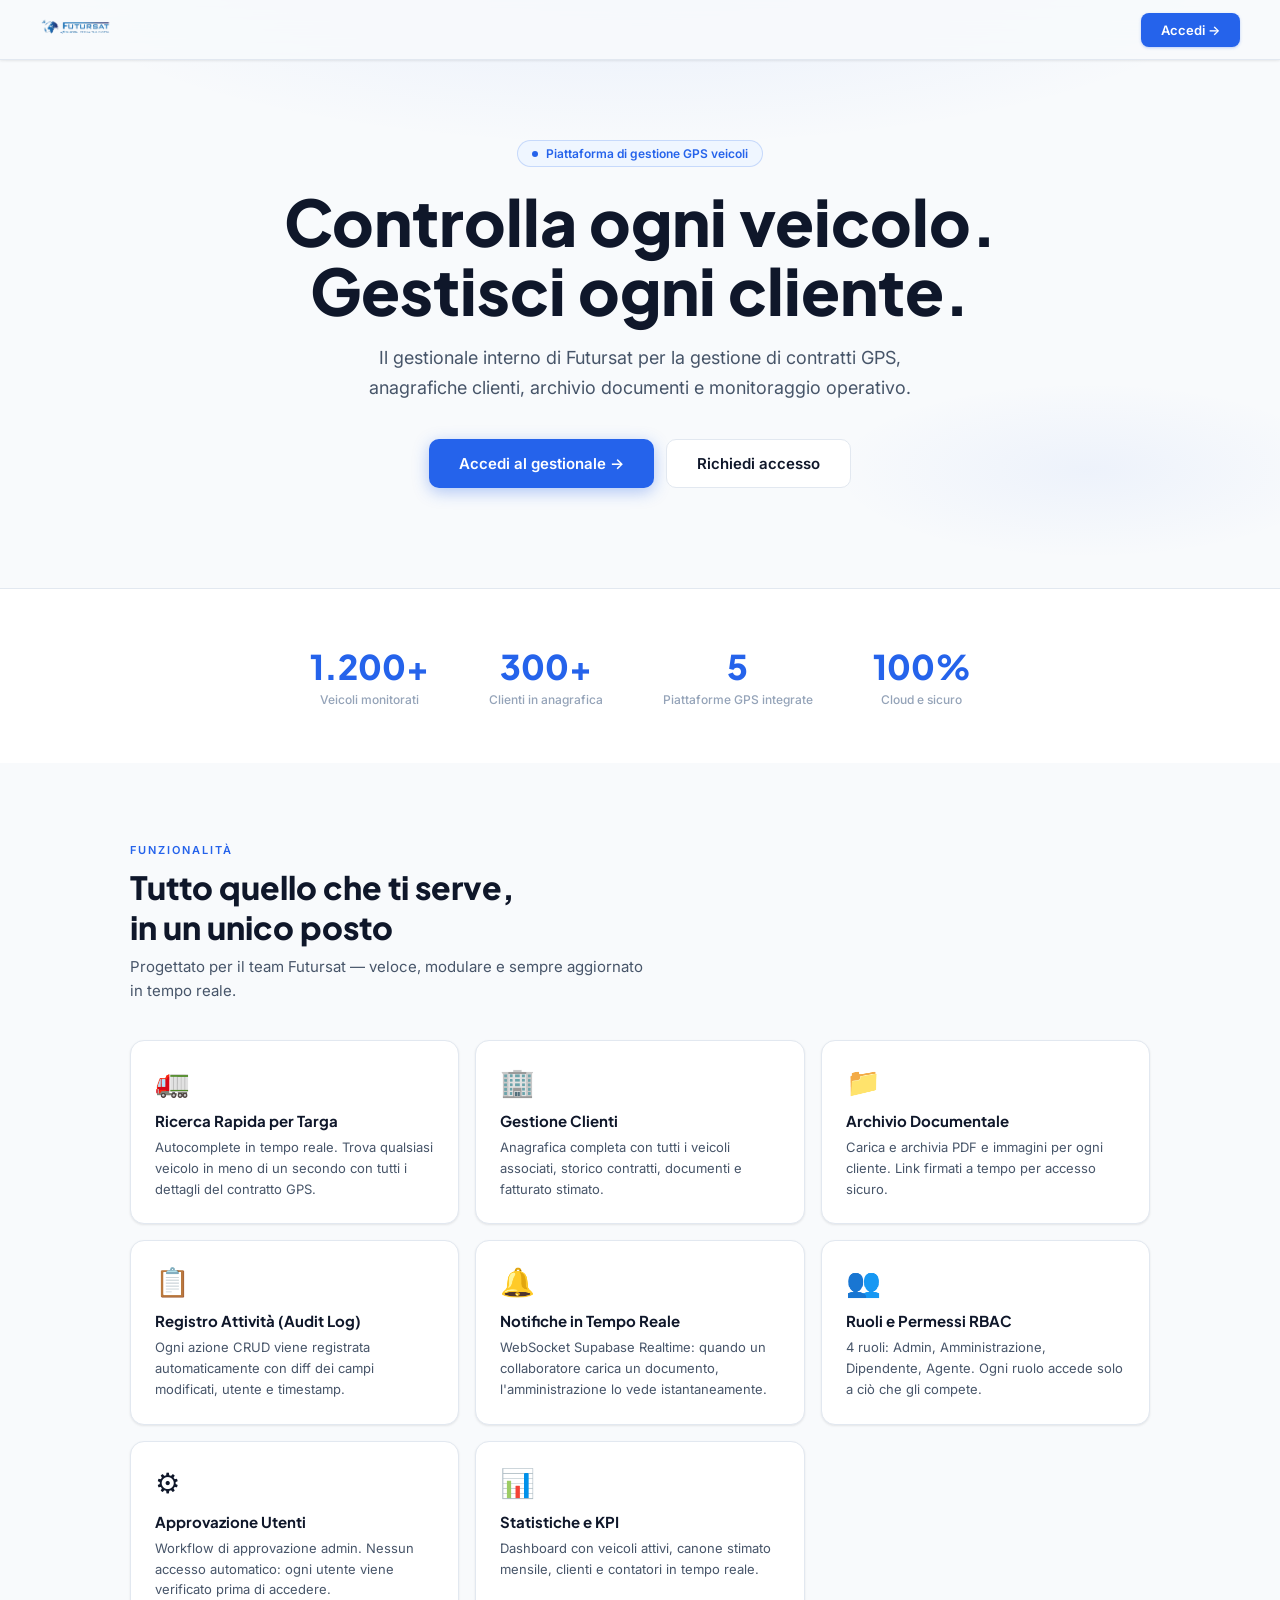
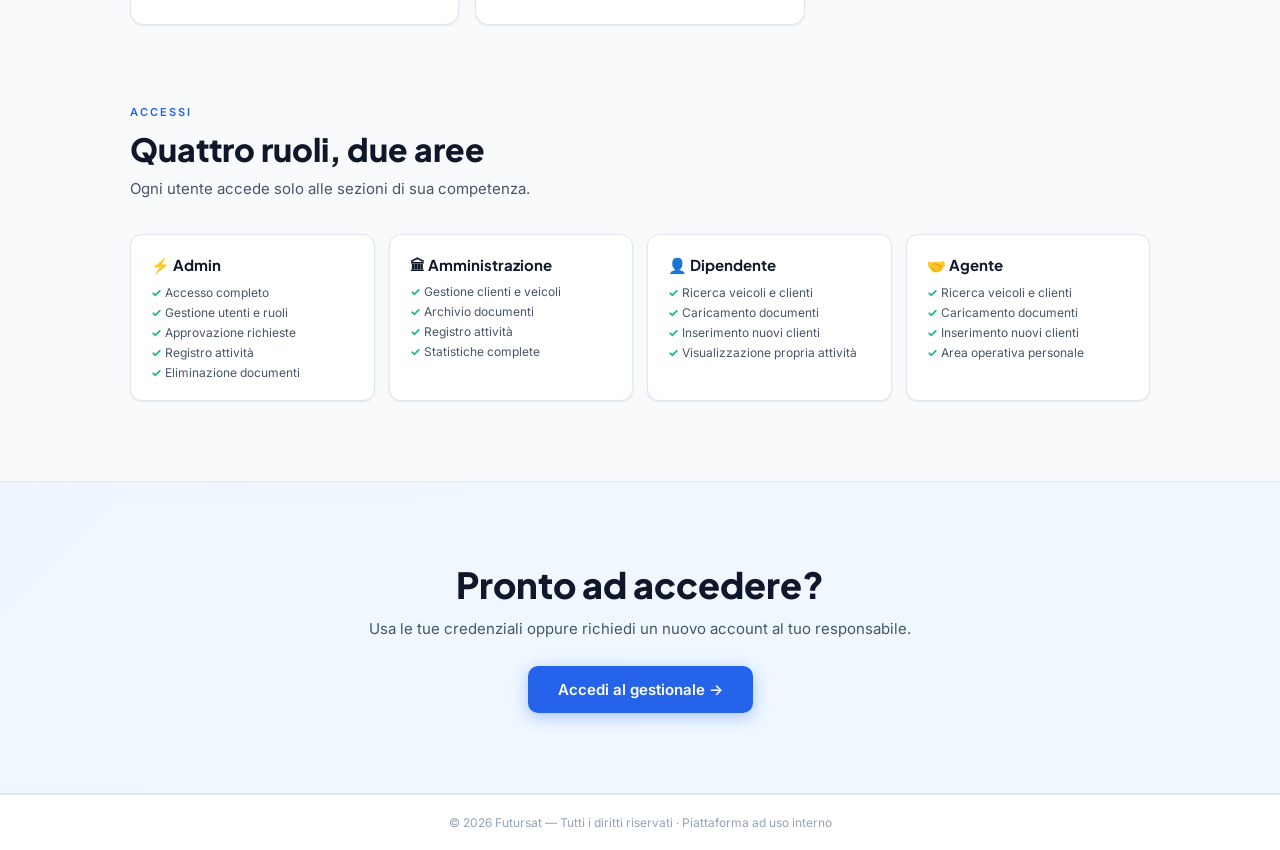
<file: index.html>
<!DOCTYPE html>
<html lang="it">
<head>
  <meta charset="UTF-8">
  <meta name="viewport" content="width=device-width, initial-scale=1.0">
  <title>Futursat — Gestione GPS Veicoli</title>
  <link rel="preconnect" href="https://fonts.googleapis.com">
  <link rel="preconnect" href="https://fonts.gstatic.com" crossorigin>
  <link href="https://fonts.googleapis.com/css2?family=Inter:wght@400;500;600;700&family=Plus+Jakarta+Sans:wght@700;800;900&display=swap" rel="stylesheet">
  <style>
    :root {
      --bg:#F8FAFC; --surface:#FFFFFF; --surface2:#F1F5F9;
      --border:#E2E8F0; --border2:#CBD5E1;
      --accent:#2563EB; --accent-h:#1D4ED8; --accent-lt:#EFF6FF;
      --green:#10B981; --green-lt:#ECFDF5;
      --text:#0F172A; --text2:#475569; --text3:#94A3B8;
      --shadow-sm:0 1px 3px rgba(0,0,0,.05),0 1px 2px rgba(0,0,0,.04);
      --shadow-md:0 4px 12px rgba(0,0,0,.08),0 2px 4px rgba(0,0,0,.04);
      --shadow-lg:0 10px 30px rgba(0,0,0,.10),0 4px 8px rgba(0,0,0,.05);
    }
    *, *::before, *::after { box-sizing:border-box; margin:0; padding:0; }
    html { scroll-behavior:smooth; }
    body {
      background:var(--bg); color:var(--text);
      font-family:'Inter', system-ui, sans-serif;
      overflow-x:hidden; -webkit-font-smoothing:antialiased;
    }
    a { text-decoration:none; color:inherit; }

    /* ── Nav ── */
    nav {
      position:fixed; top:0; left:0; right:0; z-index:100;
      padding:0 40px; height:60px; display:flex; align-items:center; justify-content:space-between;
      background:rgba(248,250,252,.9); backdrop-filter:blur(16px);
      border-bottom:1px solid var(--border); box-shadow:var(--shadow-sm);
    }
    .nav-logo img { height:36px; width:auto; object-fit:contain; }
    .nav-cta {
      background:var(--accent); border:none; border-radius:8px;
      color:#fff; padding:9px 20px; font-size:13px; font-weight:600;
      cursor:pointer; font-family:inherit; transition:all .18s;
      box-shadow:0 1px 3px rgba(37,99,235,.3);
    }
    .nav-cta:hover { background:var(--accent-h); transform:translateY(-1px); box-shadow:var(--shadow-md); }

    /* ── Hero ── */
    .hero {
      position:relative; padding:140px 40px 100px; text-align:center;
      overflow:hidden;
    }
    .hero::before {
      content:''; position:absolute; inset:0; z-index:0;
      background:
        radial-gradient(ellipse 80% 50% at 50% -5%, rgba(37,99,235,.08) 0%, transparent 60%),
        radial-gradient(ellipse 40% 30% at 85% 80%, rgba(37,99,235,.05) 0%, transparent 50%);
    }
    .hero > * { position:relative; z-index:1; }

    .hero-tag {
      display:inline-flex; align-items:center; gap:8px;
      background:var(--accent-lt); border:1px solid rgba(37,99,235,.2);
      border-radius:20px; padding:5px 14px;
      font-size:12px; font-weight:600; color:var(--accent); margin-bottom:20px;
    }
    .hero-tag::before { content:''; width:6px; height:6px; background:var(--accent); border-radius:50%; }

    h1 {
      font-family:'Plus Jakarta Sans', sans-serif;
      font-size:clamp(32px,6vw,64px); font-weight:800; line-height:1.08;
      color:var(--text); margin-bottom:18px;
    }
    .hero-sub {
      font-size:clamp(15px,2vw,18px); color:var(--text2);
      max-width:560px; margin:0 auto 36px; line-height:1.65;
    }
    .hero-btns { display:flex; gap:12px; justify-content:center; flex-wrap:wrap; }
    .btn-hero-primary {
      background:var(--accent); border:none; border-radius:10px;
      color:#fff; padding:14px 30px; font-size:15px; font-weight:600;
      cursor:pointer; font-family:inherit;
      box-shadow:0 4px 16px rgba(37,99,235,.35); transition:all .2s;
    }
    .btn-hero-primary:hover { background:var(--accent-h); transform:translateY(-2px); box-shadow:0 8px 24px rgba(37,99,235,.4); }
    .btn-hero-ghost {
      background:var(--surface); border:1px solid var(--border); border-radius:10px;
      color:var(--text); padding:14px 30px; font-size:15px; font-weight:600;
      cursor:pointer; font-family:inherit; transition:all .2s;
    }
    .btn-hero-ghost:hover { border-color:var(--accent); color:var(--accent); box-shadow:var(--shadow-md); }

    /* ── Stats ── */
    .stats {
      display:flex; justify-content:center; gap:60px; flex-wrap:wrap;
      padding:56px 40px; border-top:1px solid var(--border); background:var(--surface);
    }
    .stat-wrap { text-align:center; }
    .stat-val { font-size:34px; font-weight:800; color:var(--accent); font-family:'Plus Jakarta Sans',sans-serif; }
    .stat-label { font-size:12px; color:var(--text3); margin-top:4px; font-weight:500; }

    /* ── Sections ── */
    .section { padding:80px 40px; max-width:1100px; margin:0 auto; }
    .section-tag { font-size:11px; font-weight:600; text-transform:uppercase; letter-spacing:2px; color:var(--accent); margin-bottom:10px; }
    .section-title {
      font-family:'Plus Jakarta Sans', sans-serif;
      font-size:clamp(22px,3.5vw,32px); font-weight:800; color:var(--text); margin-bottom:8px;
    }
    .section-sub { font-size:15px; color:var(--text2); max-width:520px; line-height:1.65; }

    /* ── Feature cards ── */
    .features-grid { display:grid; grid-template-columns:repeat(auto-fill,minmax(260px,1fr)); gap:16px; margin-top:36px; }
    .feature-card {
      background:var(--surface); border:1px solid var(--border); border-radius:14px;
      padding:24px; transition:all .22s; box-shadow:var(--shadow-sm);
    }
    .feature-card:hover { border-color:rgba(37,99,235,.3); transform:translateY(-3px); box-shadow:var(--shadow-md); }
    .feature-icon  { font-size:28px; margin-bottom:12px; }
    .feature-title { font-size:15px; font-weight:700; margin-bottom:7px; color:var(--text); font-family:'Plus Jakarta Sans',sans-serif; }
    .feature-desc  { font-size:13px; color:var(--text2); line-height:1.6; }

    /* ── Role cards ── */
    .roles-grid { display:grid; grid-template-columns:repeat(auto-fill,minmax(220px,1fr)); gap:14px; margin-top:32px; }
    .role-card {
      background:var(--surface); border:1px solid var(--border); border-radius:12px;
      padding:20px; box-shadow:var(--shadow-sm);
    }
    .role-name   { font-size:15px; font-weight:700; margin-bottom:10px; color:var(--text); font-family:'Plus Jakarta Sans',sans-serif; }
    .role-perms  { list-style:none; display:flex; flex-direction:column; gap:5px; }
    .role-perms li { font-size:12px; color:var(--text2); }
    .role-perms li::before { content:'✓ '; color:var(--green); font-weight:700; }

    /* ── CTA final ── */
    .cta-final {
      text-align:center; padding:80px 40px;
      background:linear-gradient(135deg, var(--accent-lt) 0%, #F0F9FF 100%);
      border-top:1px solid var(--border); border-bottom:1px solid var(--border);
    }
    .cta-final h2 {
      font-family:'Plus Jakarta Sans', sans-serif;
      font-size:clamp(22px,4vw,36px); font-weight:800; color:var(--text); margin-bottom:12px;
    }
    .cta-final p { font-size:15px; color:var(--text2); margin-bottom:28px; }

    /* ── Footer ── */
    footer {
      padding:20px 40px; border-top:1px solid var(--border);
      text-align:center; font-size:12px; color:var(--text3);
      background:var(--surface);
    }

    @media(max-width:640px) {
      nav { padding:0 16px; }
      .hero { padding:100px 20px 70px; }
      .stats { gap:28px; padding:36px 20px; }
      .section { padding:56px 20px; }
      .cta-final { padding:56px 20px; }
      footer { padding:16px 20px; }
    }
  </style>
</head>
<body>

<!-- Nav -->
<nav>
  <div class="nav-logo"><img src="logo-futursat.png" alt="Futursat"></div>
  <button class="nav-cta" onclick="location.href='/login.html'">Accedi →</button>
</nav>

<!-- Hero -->
<section class="hero">
  <div class="hero-tag">Piattaforma di gestione GPS veicoli</div>
  <h1>Controlla ogni veicolo.<br>Gestisci ogni cliente.</h1>
  <p class="hero-sub">Il gestionale interno di Futursat per la gestione di contratti GPS, anagrafiche clienti, archivio documenti e monitoraggio operativo.</p>
  <div class="hero-btns">
    <button class="btn-hero-primary" onclick="location.href='/login.html'">Accedi al gestionale →</button>
    <button class="btn-hero-ghost"   onclick="location.href='/login.html?tab=register'">Richiedi accesso</button>
  </div>
</section>

<!-- Stats -->
<div class="stats">
  <div class="stat-wrap"><div class="stat-val">1.200+</div><div class="stat-label">Veicoli monitorati</div></div>
  <div class="stat-wrap"><div class="stat-val">300+</div><div class="stat-label">Clienti in anagrafica</div></div>
  <div class="stat-wrap"><div class="stat-val">5</div><div class="stat-label">Piattaforme GPS integrate</div></div>
  <div class="stat-wrap"><div class="stat-val">100%</div><div class="stat-label">Cloud e sicuro</div></div>
</div>

<!-- Features -->
<section class="section">
  <div class="section-tag">Funzionalità</div>
  <div class="section-title">Tutto quello che ti serve,<br>in un unico posto</div>
  <p class="section-sub">Progettato per il team Futursat — veloce, modulare e sempre aggiornato in tempo reale.</p>
  <div class="features-grid">
    <div class="feature-card">
      <div class="feature-icon">🚛</div>
      <div class="feature-title">Ricerca Rapida per Targa</div>
      <div class="feature-desc">Autocomplete in tempo reale. Trova qualsiasi veicolo in meno di un secondo con tutti i dettagli del contratto GPS.</div>
    </div>
    <div class="feature-card">
      <div class="feature-icon">🏢</div>
      <div class="feature-title">Gestione Clienti</div>
      <div class="feature-desc">Anagrafica completa con tutti i veicoli associati, storico contratti, documenti e fatturato stimato.</div>
    </div>
    <div class="feature-card">
      <div class="feature-icon">📁</div>
      <div class="feature-title">Archivio Documentale</div>
      <div class="feature-desc">Carica e archivia PDF e immagini per ogni cliente. Link firmati a tempo per accesso sicuro.</div>
    </div>
    <div class="feature-card">
      <div class="feature-icon">📋</div>
      <div class="feature-title">Registro Attività (Audit Log)</div>
      <div class="feature-desc">Ogni azione CRUD viene registrata automaticamente con diff dei campi modificati, utente e timestamp.</div>
    </div>
    <div class="feature-card">
      <div class="feature-icon">🔔</div>
      <div class="feature-title">Notifiche in Tempo Reale</div>
      <div class="feature-desc">WebSocket Supabase Realtime: quando un collaboratore carica un documento, l'amministrazione lo vede istantaneamente.</div>
    </div>
    <div class="feature-card">
      <div class="feature-icon">👥</div>
      <div class="feature-title">Ruoli e Permessi RBAC</div>
      <div class="feature-desc">4 ruoli: Admin, Amministrazione, Dipendente, Agente. Ogni ruolo accede solo a ciò che gli compete.</div>
    </div>
    <div class="feature-card">
      <div class="feature-icon">⚙️</div>
      <div class="feature-title">Approvazione Utenti</div>
      <div class="feature-desc">Workflow di approvazione admin. Nessun accesso automatico: ogni utente viene verificato prima di accedere.</div>
    </div>
    <div class="feature-card">
      <div class="feature-icon">📊</div>
      <div class="feature-title">Statistiche e KPI</div>
      <div class="feature-desc">Dashboard con veicoli attivi, canone stimato mensile, clienti e contatori in tempo reale.</div>
    </div>
  </div>
</section>

<!-- Ruoli -->
<section class="section" style="padding-top:0">
  <div class="section-tag">Accessi</div>
  <div class="section-title">Quattro ruoli, due aree</div>
  <p class="section-sub">Ogni utente accede solo alle sezioni di sua competenza.</p>
  <div class="roles-grid">
    <div class="role-card">
      <div class="role-name">⚡ Admin</div>
      <ul class="role-perms">
        <li>Accesso completo</li>
        <li>Gestione utenti e ruoli</li>
        <li>Approvazione richieste</li>
        <li>Registro attività</li>
        <li>Eliminazione documenti</li>
      </ul>
    </div>
    <div class="role-card">
      <div class="role-name">🏛 Amministrazione</div>
      <ul class="role-perms">
        <li>Gestione clienti e veicoli</li>
        <li>Archivio documenti</li>
        <li>Registro attività</li>
        <li>Statistiche complete</li>
      </ul>
    </div>
    <div class="role-card">
      <div class="role-name">👤 Dipendente</div>
      <ul class="role-perms">
        <li>Ricerca veicoli e clienti</li>
        <li>Caricamento documenti</li>
        <li>Inserimento nuovi clienti</li>
        <li>Visualizzazione propria attività</li>
      </ul>
    </div>
    <div class="role-card">
      <div class="role-name">🤝 Agente</div>
      <ul class="role-perms">
        <li>Ricerca veicoli e clienti</li>
        <li>Caricamento documenti</li>
        <li>Inserimento nuovi clienti</li>
        <li>Area operativa personale</li>
      </ul>
    </div>
  </div>
</section>

<!-- CTA -->
<div class="cta-final">
  <h2>Pronto ad accedere?</h2>
  <p>Usa le tue credenziali oppure richiedi un nuovo account al tuo responsabile.</p>
  <button class="btn-hero-primary" onclick="location.href='/login.html'">Accedi al gestionale →</button>
</div>

<footer>
  © 2026 Futursat — Tutti i diritti riservati · Piattaforma ad uso interno
</footer>

</body>
</html>
</file>
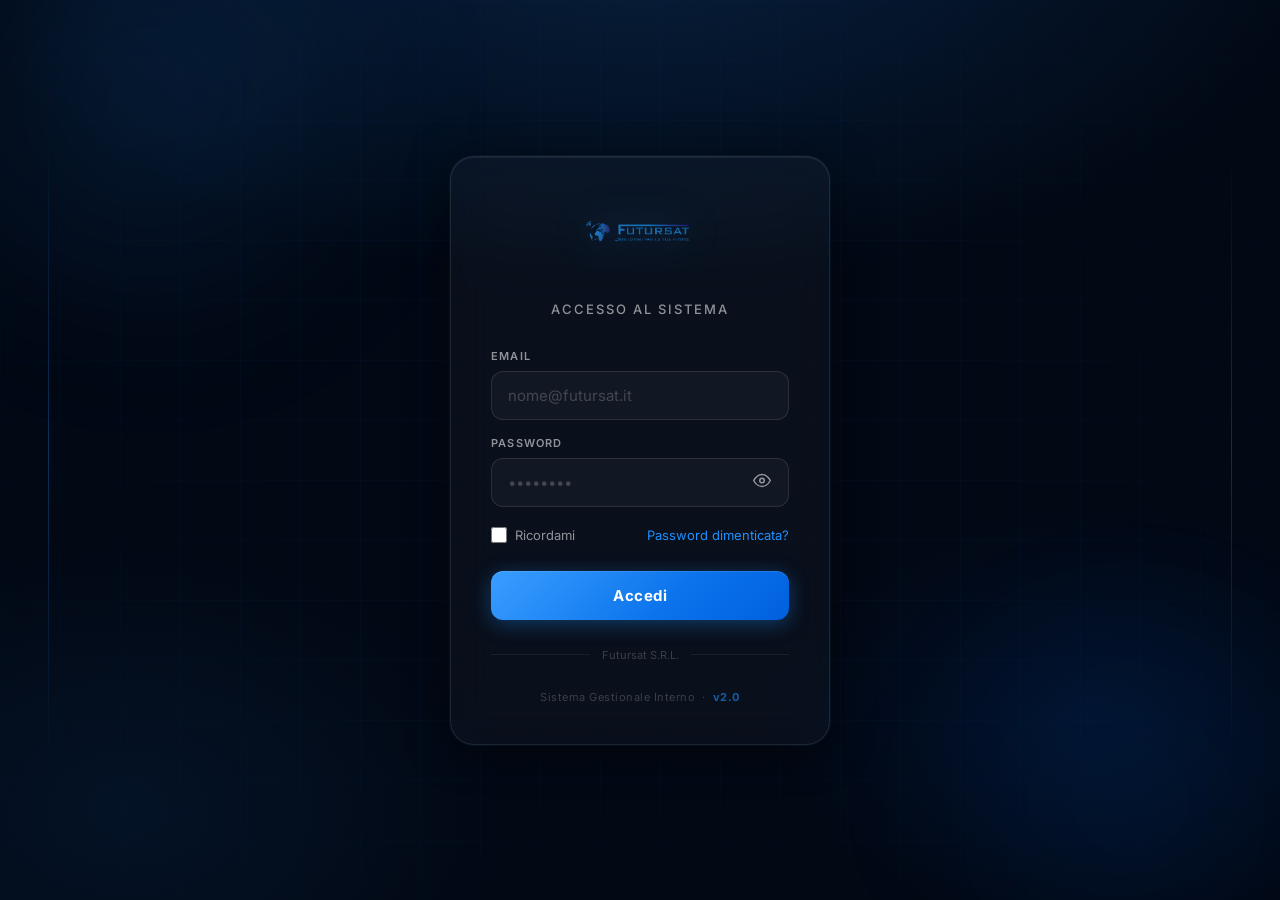
<file: futursat_login.html>
<!DOCTYPE html>
<html lang="it">
<head>
  <meta charset="UTF-8">
  <meta name="viewport" content="width=device-width, initial-scale=1.0">
  <title>Futursat — Accesso</title>
  <style>
    @import url('https://fonts.googleapis.com/css2?family=Inter:wght@300;400;500;600;700;800&display=swap');

    :root {
      --bg: #020814;
      --card: rgba(255,255,255,0.03);
      --border: rgba(255,255,255,0.08);
      --blue: #1e90ff;
      --blue2: #0060df;
      --blue-glow: rgba(30,144,255,0.35);
      --blue-glow2: rgba(30,144,255,0.12);
      --text: #ffffff;
      --text2: rgba(255,255,255,0.55);
      --input-bg: rgba(255,255,255,0.04);
      --input-border: rgba(255,255,255,0.1);
      --input-focus: rgba(30,144,255,0.5);
    }

    * { box-sizing: border-box; margin: 0; padding: 0; }

    body {
      background: var(--bg);
      color: var(--text);
      font-family: 'Inter', 'Segoe UI', system-ui, sans-serif;
      min-height: 100vh;
      display: flex;
      align-items: center;
      justify-content: center;
      overflow: hidden;
      position: relative;
    }

    /* SFONDO ANIMATO */
    .bg-mesh {
      position: fixed;
      inset: 0;
      z-index: 0;
      background:
        radial-gradient(ellipse 80% 60% at 50% -10%, rgba(30,144,255,0.18) 0%, transparent 70%),
        radial-gradient(ellipse 40% 40% at 85% 80%, rgba(0,96,223,0.12) 0%, transparent 60%),
        radial-gradient(ellipse 50% 50% at 10% 90%, rgba(30,144,255,0.08) 0%, transparent 60%),
        #020814;
    }

    /* GRIGLIA */
    .bg-grid {
      position: fixed;
      inset: 0;
      z-index: 0;
      background-image:
        linear-gradient(rgba(30,144,255,0.04) 1px, transparent 1px),
        linear-gradient(90deg, rgba(30,144,255,0.04) 1px, transparent 1px);
      background-size: 60px 60px;
      mask-image: radial-gradient(ellipse 80% 80% at 50% 50%, black 30%, transparent 100%);
    }

    /* PARTICELLE LUMINOSE */
    .orb {
      position: fixed;
      border-radius: 50%;
      filter: blur(80px);
      pointer-events: none;
      z-index: 0;
      animation: float 8s ease-in-out infinite;
    }
    .orb-1 {
      width: 500px; height: 500px;
      background: radial-gradient(circle, rgba(30,144,255,0.15) 0%, transparent 70%);
      top: -150px; left: -100px;
      animation-delay: 0s;
    }
    .orb-2 {
      width: 400px; height: 400px;
      background: radial-gradient(circle, rgba(0,96,223,0.1) 0%, transparent 70%);
      bottom: -100px; right: -50px;
      animation-delay: -4s;
    }
    @keyframes float {
      0%, 100% { transform: translateY(0px) scale(1); }
      50% { transform: translateY(-30px) scale(1.05); }
    }

    /* CARD LOGIN */
    .login-wrapper {
      position: relative;
      z-index: 10;
      width: 100%;
      max-width: 420px;
      padding: 20px;
    }

    .login-card {
      background: rgba(255,255,255,0.03);
      border: 1px solid rgba(255,255,255,0.09);
      border-radius: 24px;
      padding: 48px 40px 40px;
      backdrop-filter: blur(20px);
      -webkit-backdrop-filter: blur(20px);
      box-shadow:
        0 0 0 1px rgba(30,144,255,0.08),
        0 4px 40px rgba(0,0,0,0.5),
        inset 0 1px 0 rgba(255,255,255,0.06);
      animation: cardIn 0.6s cubic-bezier(0.16,1,0.3,1) both;
    }
    @keyframes cardIn {
      from { opacity: 0; transform: translateY(32px) scale(0.97); }
      to   { opacity: 1; transform: translateY(0)     scale(1); }
    }

    /* LOGO */
    .logo-wrap {
      text-align: center;
      margin-bottom: 36px;
    }
    .logo-wrap img {
      height: 56px;
      width: auto;
      object-fit: contain;
      filter: drop-shadow(0 0 20px rgba(30,144,255,0.4));
    }

    /* TITOLO */
    .login-title {
      font-size: 13px;
      font-weight: 500;
      color: var(--text2);
      text-align: center;
      text-transform: uppercase;
      letter-spacing: 2px;
      margin-bottom: 32px;
    }

    /* FORM */
    .form-group {
      margin-bottom: 16px;
    }
    .form-label {
      display: block;
      font-size: 11px;
      font-weight: 600;
      text-transform: uppercase;
      letter-spacing: 1.2px;
      color: var(--text2);
      margin-bottom: 8px;
    }
    .form-input {
      width: 100%;
      background: var(--input-bg);
      border: 1px solid var(--input-border);
      border-radius: 12px;
      padding: 14px 16px;
      font-size: 15px;
      font-family: inherit;
      color: var(--text);
      outline: none;
      transition: border-color 0.2s, box-shadow 0.2s, background 0.2s;
    }
    .form-input::placeholder { color: rgba(255,255,255,0.2); }
    .form-input:focus {
      border-color: var(--blue);
      background: rgba(30,144,255,0.06);
      box-shadow: 0 0 0 3px var(--blue-glow2), 0 0 20px rgba(30,144,255,0.1);
    }

    /* PASSWORD TOGGLE */
    .pass-wrap { position: relative; }
    .pass-toggle {
      position: absolute;
      right: 14px; top: 50%;
      transform: translateY(-50%);
      background: none; border: none;
      cursor: pointer;
      color: var(--text2);
      padding: 4px;
      transition: color 0.2s;
    }
    .pass-toggle:hover { color: var(--blue); }

    /* RICORDAMI */
    .remember-row {
      display: flex;
      align-items: center;
      justify-content: space-between;
      margin: 20px 0 28px;
    }
    .remember-label {
      display: flex;
      align-items: center;
      gap: 8px;
      font-size: 13px;
      color: var(--text2);
      cursor: pointer;
      user-select: none;
    }
    .remember-check {
      width: 16px; height: 16px;
      accent-color: var(--blue);
      cursor: pointer;
    }
    .forgot-link {
      font-size: 13px;
      color: var(--blue);
      text-decoration: none;
      transition: opacity 0.2s;
    }
    .forgot-link:hover { opacity: 0.75; }

    /* PULSANTE */
    .btn-login {
      width: 100%;
      padding: 15px;
      background: linear-gradient(135deg, var(--blue) 0%, var(--blue2) 100%);
      border: none;
      border-radius: 12px;
      font-size: 15px;
      font-weight: 700;
      font-family: inherit;
      color: #fff;
      cursor: pointer;
      letter-spacing: 0.5px;
      transition: all 0.2s;
      box-shadow: 0 4px 20px rgba(30,144,255,0.35), 0 1px 0 rgba(255,255,255,0.1) inset;
      position: relative;
      overflow: hidden;
    }
    .btn-login::before {
      content: '';
      position: absolute;
      inset: 0;
      background: linear-gradient(135deg, rgba(255,255,255,0.12) 0%, transparent 60%);
    }
    .btn-login:hover {
      transform: translateY(-1px);
      box-shadow: 0 8px 30px rgba(30,144,255,0.5);
    }
    .btn-login:active {
      transform: translateY(0);
    }
    .btn-login.loading { opacity: 0.7; pointer-events: none; }

    /* SPINNER */
    .spinner {
      display: none;
      width: 18px; height: 18px;
      border: 2px solid rgba(255,255,255,0.3);
      border-top-color: #fff;
      border-radius: 50%;
      animation: spin 0.7s linear infinite;
      margin: 0 auto;
    }
    @keyframes spin { to { transform: rotate(360deg); } }

    /* BLOCCO ACCESSO OVERLAY */
    .block-overlay {
      display: none; position: fixed; inset: 0; z-index: 9999;
      background: rgba(0,0,0,0.75); backdrop-filter: blur(6px);
      align-items: center; justify-content: center;
    }
    .block-overlay.show { display: flex; }
    .block-card {
      background: #0f172a; border: 1px solid rgba(239,68,68,0.5);
      border-radius: 18px; padding: 40px 36px; max-width: 440px; width: 90%;
      text-align: center; box-shadow: 0 0 60px rgba(239,68,68,0.2);
      animation: popIn 0.3s cubic-bezier(.34,1.56,.64,1);
    }
    @keyframes popIn { from{transform:scale(0.7);opacity:0} to{transform:scale(1);opacity:1} }
    .block-icon { font-size: 52px; margin-bottom: 16px; }
    .block-title { font-size: 20px; font-weight: 800; color: #fca5a5; margin-bottom: 10px; }
    .block-msg {
      font-size: 14px; color: rgba(255,255,255,0.7); line-height: 1.7; margin-bottom: 24px;
    }
    .block-msg a { color: #60a5fa; text-decoration: none; font-weight: 600; }
    .block-msg a:hover { text-decoration: underline; }
    .block-email-box {
      background: rgba(59,130,246,0.1); border: 1px solid rgba(59,130,246,0.3);
      border-radius: 10px; padding: 12px 16px; font-size: 13px;
      color: #93c5fd; font-weight: 600; margin-bottom: 24px;
      word-break: break-all;
    }
    .block-close-btn {
      background: linear-gradient(135deg,#1e3a5f,#1a56db);
      color: #fff; border: none; border-radius: 10px;
      padding: 12px 28px; font-size: 14px; font-weight: 700;
      cursor: pointer; font-family: inherit; transition: opacity 0.2s;
    }
    .block-close-btn:hover { opacity: 0.85; }
    /* ERRORE */
    .error-msg {
      display: none;
      background: rgba(239,68,68,0.1);
      border: 1px solid rgba(239,68,68,0.3);
      border-radius: 10px;
      padding: 12px 16px;
      font-size: 13px;
      color: #fca5a5;
      margin-top: 16px;
      text-align: center;
      animation: shake 0.4s ease;
    }
    @keyframes shake {
      0%,100% { transform: translateX(0); }
      25% { transform: translateX(-6px); }
      75% { transform: translateX(6px); }
    }

    /* DIVIDER */
    .divider {
      display: flex;
      align-items: center;
      gap: 12px;
      margin: 28px 0 0;
    }
    .divider::before, .divider::after {
      content: '';
      flex: 1;
      height: 1px;
      background: rgba(255,255,255,0.07);
    }
    .divider span {
      font-size: 11px;
      color: rgba(255,255,255,0.2);
      white-space: nowrap;
    }

    /* FOOTER */
    .login-footer {
      text-align: center;
      margin-top: 28px;
      font-size: 11px;
      color: rgba(255,255,255,0.2);
      letter-spacing: 0.5px;
    }
    .login-footer strong { color: rgba(30,144,255,0.6); }

    /* BARRE LATERALI DECORATIVE */
    .side-line {
      position: fixed;
      width: 1px;
      background: linear-gradient(to bottom, transparent, rgba(30,144,255,0.3), transparent);
      top: 15%; bottom: 15%;
      z-index: 0;
    }
    .side-line-left { left: 48px; }
    .side-line-right { right: 48px; }

    /* Responsive */
    @media (max-width: 480px) {
      .login-card { padding: 36px 24px 32px; }
      .side-line { display: none; }
    }
  
    /* ═══════════════════════════════════════════════
       RESPONSIVE MOBILE
    ═══════════════════════════════════════════════ */
    @media (max-width: 480px) {
      .login-wrapper { padding: 12px; }
      .login-card {
        padding: 32px 20px 28px;
        border-radius: 18px;
      }
      .logo-wrap img { height: 46px; }
      .login-title { font-size: 11px; margin-bottom: 24px; }
      .form-input { font-size: 16px; padding: 13px 14px; }
      .btn-login { padding: 14px; font-size: 16px; }
      .remember-row { margin: 16px 0 22px; }
      .side-line { display: none; }
      .orb { opacity: 0.6; }
    }

    @media (max-width: 360px) {
      .login-card { padding: 28px 16px 24px; }
      .logo-wrap img { height: 40px; }
      .form-input { font-size: 15px; }
    }

  </style>
</head>
<body>

  <div class="bg-mesh"></div>
  <div class="bg-grid"></div>
  <div class="orb orb-1"></div>
  <div class="orb orb-2"></div>
  <div class="side-line side-line-left"></div>
  <div class="side-line side-line-right"></div>

  <!-- POPUP BLOCCO ACCESSO -->
  <div class="block-overlay" id="blockOverlay">
    <div class="block-card">
      <div class="block-icon">🔒</div>
      <div class="block-title">Accesso Bloccato</div>
      <div class="block-msg">
        Hai sbagliato la password <strong>3 volte</strong>.<br>
        Per sbloccare il tuo account, invia una email a:
      </div>
      <div class="block-email-box">supporto@futurkloud.it</div>
      <div class="block-msg">
        Indica il tuo <strong>username (indirizzo email)</strong> e richiedi il reset della password.<br>
        Il nostro team ti invierà le istruzioni per accedere di nuovo.
      </div>
      <button class="block-close-btn" onclick="document.getElementById('blockOverlay').classList.remove('show')">Chiudi</button>
    </div>
  </div>

  <div class="login-wrapper">
    <div class="login-card">

      <div class="logo-wrap">
        <img id="logo-img" alt="Futursat">
      </div>

      <p class="login-title">Accesso al Sistema</p>

      <form id="loginForm" onsubmit="handleLogin(event)">
        <div class="form-group">
          <label class="form-label" for="email">Email</label>
          <input class="form-input" type="email" id="email" placeholder="nome@futursat.it" required autocomplete="email">
        </div>

        <div class="form-group">
          <label class="form-label" for="password">Password</label>
          <div class="pass-wrap">
            <input class="form-input" type="password" id="password" placeholder="••••••••" required autocomplete="current-password" style="padding-right:48px">
            <button type="button" class="pass-toggle" onclick="togglePass()" title="Mostra/Nascondi">
              <svg id="eye-icon" width="18" height="18" viewBox="0 0 24 24" fill="none" stroke="currentColor" stroke-width="2">
                <path d="M1 12s4-8 11-8 11 8 11 8-4 8-11 8-11-8-11-8z"/>
                <circle cx="12" cy="12" r="3"/>
              </svg>
            </button>
          </div>
        </div>

        <div class="remember-row">
          <label class="remember-label">
            <input class="remember-check" type="checkbox" id="remember">
            Ricordami
          </label>
          <a class="forgot-link" href="#" onclick="alert('Contatta l\'amministratore di sistema'); return false;">Password dimenticata?</a>
        </div>

        <button type="submit" class="btn-login" id="loginBtn">
          <span id="btn-text">Accedi</span>
          <div class="spinner" id="spinner"></div>
        </button>

        <div class="error-msg" id="errorMsg"></div>
      </form>

      <div class="divider"><span>Futursat S.R.L.</span></div>

      <p class="login-footer">Sistema Gestionale Interno &nbsp;·&nbsp; <strong>v2.0</strong></p>
    </div>
  </div>

  <script>
    const SUPABASE_URL = 'https://fiekccauqjrfzlcyoakm.supabase.co';
    const SUPABASE_KEY = 'eyJhbGciOiJIUzI1NiIsInR5cCI6IkpXVCJ9.eyJpc3MiOiJzdXBhYmFzZSIsInJlZiI6ImZpZWtjY2F1cWpyZnpsY3lvYWttIiwicm9sZSI6ImFub24iLCJpYXQiOjE3ODcyMjUxNjUsImV4cCI6MjEwMjgwMTE2NX0.x638w8cG06rsUiRrpmLBQ5Mn8ueEQ9dpS9nlcI6F6gw';

    // Carica logo in base64
    const LOGO_B64 = '[data-uri]';
    document.getElementById('logo-img').src = LOGO_B64;

    function togglePass() {
      const inp = document.getElementById('password');
      const icon = document.getElementById('eye-icon');
      if (inp.type === 'password') {
        inp.type = 'text';
        icon.innerHTML = '<path d="M17.94 17.94A10.07 10.07 0 0 1 12 20c-7 0-11-8-11-8a18.45 18.45 0 0 1 5.06-5.94M9.9 4.24A9.12 9.12 0 0 1 12 4c7 0 11 8 11 8a18.5 18.5 0 0 1-2.16 3.19m-6.72-1.07a3 3 0 1 1-4.24-4.24"/><line x1="1" y1="1" x2="23" y2="23"/>';
      } else {
        inp.type = 'password';
        icon.innerHTML = '<path d="M1 12s4-8 11-8 11 8 11 8-4 8-11 8-11-8-11-8z"/><circle cx="12" cy="12" r="3"/>';
      }
    }

    // Contatore tentativi falliti (persiste nel localStorage)
    const MAX_ATTEMPTS = 3;
    function getAttempts() { return parseInt(localStorage.getItem('login_attempts')||'0'); }
    function setAttempts(n) { localStorage.setItem('login_attempts', String(n)); }
    function resetAttempts() { localStorage.removeItem('login_attempts'); }

    // Mostra blocco se già al limite al caricamento pagina
    window.addEventListener('DOMContentLoaded', function() {
      if (getAttempts() >= MAX_ATTEMPTS) showBlockOverlay();
    });

    function showBlockOverlay() {
      document.getElementById('blockOverlay').classList.add('show');
      // Disabilita il form
      document.getElementById('loginBtn').disabled = true;
      document.getElementById('loginBtn').style.opacity = '0.4';
    }

    async function handleLogin(e) {
      e.preventDefault();
      // Controlla se già bloccato
      if (getAttempts() >= MAX_ATTEMPTS) { showBlockOverlay(); return; }

      const email    = document.getElementById('email').value.trim();
      const password = document.getElementById('password').value;
      const btn      = document.getElementById('loginBtn');
      const spinner  = document.getElementById('spinner');
      const btnText  = document.getElementById('btn-text');
      const errMsg   = document.getElementById('errorMsg');

      // Loading state
      btn.classList.add('loading');
      btnText.style.display = 'none';
      spinner.style.display = 'block';
      errMsg.style.display  = 'none';

      try {
        const res = await fetch(`${SUPABASE_URL}/auth/v1/token?grant_type=password`, {
          method: 'POST',
          headers: {
            'Content-Type': 'application/json',
            'apikey': SUPABASE_KEY
          },
          body: JSON.stringify({ email, password })
        });

        const data = await res.json();

        if (!res.ok || data.error) {
          throw new Error(data.error_description || data.message || 'Credenziali non valide');
        }

        // Login OK: reset contatore e redirect
        resetAttempts();
        localStorage.setItem('sb_access_token',  data.access_token);
        localStorage.setItem('sb_refresh_token', data.refresh_token);
        localStorage.setItem('sb_user_email',    email);
        window.location.href = 'futursat_gestionale.html';

      } catch (err) {
        // Incrementa contatore tentativi falliti
        const attempts = getAttempts() + 1;
        setAttempts(attempts);
        const rimasti = MAX_ATTEMPTS - attempts;

        btn.classList.remove('loading');
        btnText.style.display = 'block';
        spinner.style.display = 'none';

        if (attempts >= MAX_ATTEMPTS) {
          showBlockOverlay();
        } else {
          errMsg.textContent = `⚠️  ${err.message} — Tentativo ${attempts}/${MAX_ATTEMPTS}. Rimasti: ${rimasti}.`;
          errMsg.style.display = 'block';
        }
      }
    }
  </script>
</body>
</html>
</file>
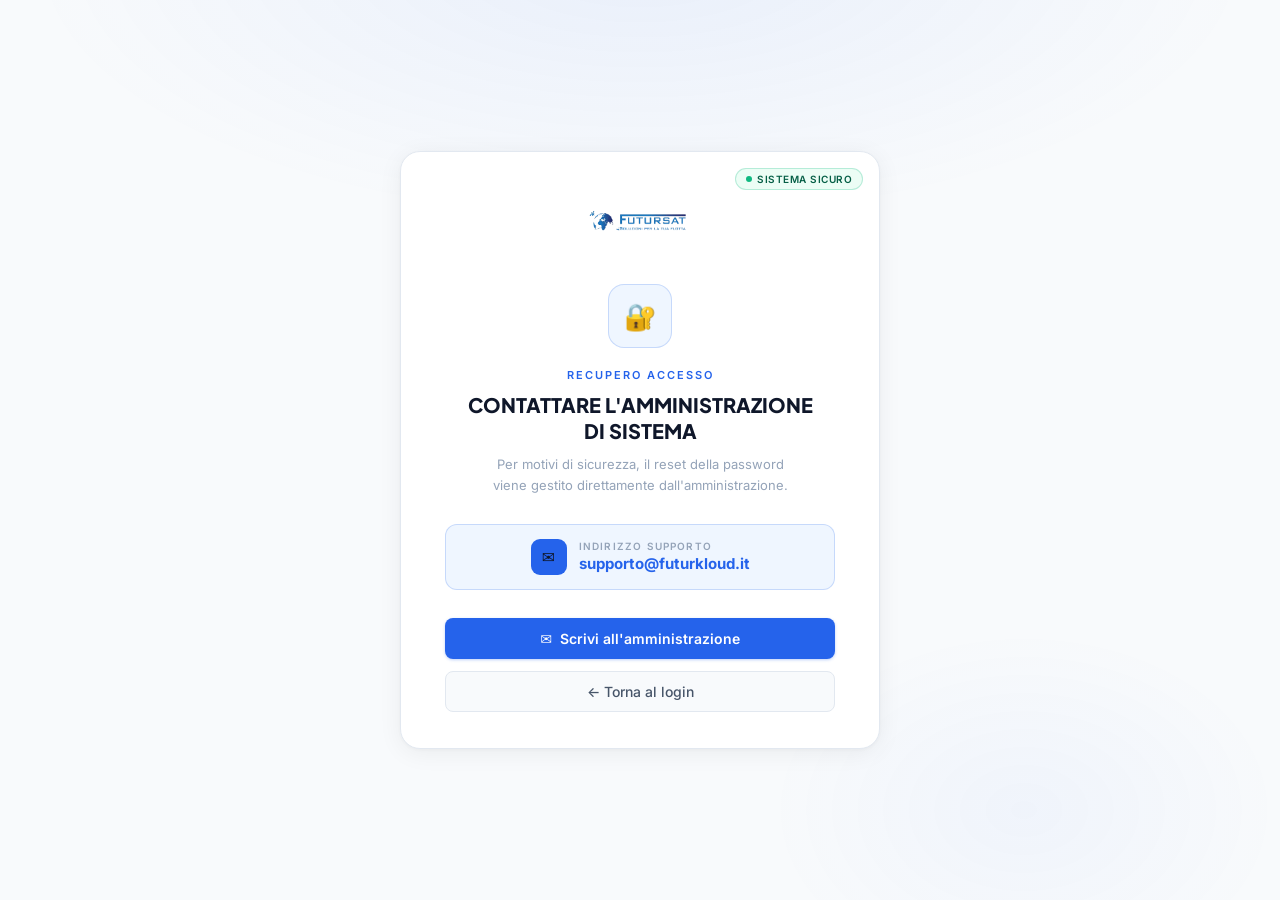
<file: reset-password.html>
<!DOCTYPE html>
<html lang="it">
<head>
  <meta charset="UTF-8">
  <meta name="viewport" content="width=device-width, initial-scale=1.0">
  <title>Futursat — Recupero Accesso</title>
  <link rel="preconnect" href="https://fonts.googleapis.com">
  <link rel="preconnect" href="https://fonts.gstatic.com" crossorigin>
  <link href="https://fonts.googleapis.com/css2?family=Inter:wght@400;500;600;700&family=Plus+Jakarta+Sans:wght@700;800&display=swap" rel="stylesheet">
  <style>
    :root {
      --bg:#F8FAFC; --surface:#FFFFFF; --border:#E2E8F0;
      --accent:#2563EB; --accent-lt:#EFF6FF; --glow:rgba(37,99,235,.12);
      --green:#10B981; --text:#0F172A; --text2:#475569; --text3:#94A3B8;
    }
    *, *::before, *::after { box-sizing:border-box; margin:0; padding:0; }
    body {
      background:var(--bg); color:var(--text);
      font-family:'Inter', system-ui, sans-serif;
      min-height:100vh; display:flex; align-items:center; justify-content:center;
      padding:24px; -webkit-font-smoothing:antialiased;
    }
    body::before {
      content:''; position:fixed; inset:0; z-index:0;
      background:
        radial-gradient(ellipse 80% 50% at 50% -5%, rgba(37,99,235,.07) 0%, transparent 60%),
        radial-gradient(ellipse 40% 40% at 80% 90%, rgba(37,99,235,.04) 0%, transparent 50%);
    }
    .card {
      position:relative; z-index:1; width:100%; max-width:480px;
      background:var(--surface); border:1px solid var(--border); border-radius:20px;
      padding:44px 44px 36px; text-align:center;
      box-shadow:0 4px 24px rgba(0,0,0,.06), 0 1px 4px rgba(0,0,0,.04);
    }
    .secure-badge {
      position:absolute; top:16px; right:16px;
      display:flex; align-items:center; gap:5px;
      background:#ECFDF5; border:1px solid rgba(16,185,129,.25);
      border-radius:20px; padding:4px 10px;
      font-size:10px; font-weight:600; color:#065F46; letter-spacing:.5px;
    }
    .secure-dot {
      width:6px; height:6px; background:var(--green); border-radius:50%;
      animation:blink 2s ease-in-out infinite;
    }
    @keyframes blink { 0%,100%{opacity:1} 50%{opacity:.3} }

    .logo-wrap { display:flex; justify-content:center; margin-bottom:36px; }
    .logo-wrap img { height:52px; width:auto; object-fit:contain; }

    .icon-wrap {
      width:64px; height:64px; border-radius:16px;
      background:var(--accent-lt); border:1px solid rgba(37,99,235,.2);
      display:flex; align-items:center; justify-content:center;
      font-size:26px; margin:0 auto 20px;
    }

    .label {
      font-size:11px; font-weight:600; text-transform:uppercase;
      letter-spacing:2px; color:var(--accent); margin-bottom:10px;
    }
    h1 {
      font-family:'Plus Jakarta Sans', 'Inter', sans-serif;
      font-size:clamp(16px,3.5vw,20px); font-weight:800;
      color:var(--text); line-height:1.3; margin-bottom:10px;
    }
    .subtitle {
      font-size:13px; color:var(--text3); line-height:1.6; margin-bottom:28px;
    }

    .email-box {
      display:flex; align-items:center; gap:12px; justify-content:center;
      background:var(--accent-lt); border:1px solid rgba(37,99,235,.2);
      border-radius:12px; padding:14px 20px; margin-bottom:28px;
      transition:all .2s;
    }
    .email-box:hover { border-color:rgba(37,99,235,.4); box-shadow:0 0 0 3px var(--glow); }
    .email-icon {
      width:36px; height:36px; background:var(--accent); border-radius:9px;
      display:flex; align-items:center; justify-content:center;
      font-size:16px; flex-shrink:0;
    }
    .email-text { text-align:left; }
    .email-label { font-size:10px; font-weight:600; text-transform:uppercase; letter-spacing:1.2px; color:var(--text3); margin-bottom:2px; }
    .email-addr  { font-size:15px; font-weight:700; color:var(--accent); }

    .btn-mailto {
      display:flex; align-items:center; gap:8px; justify-content:center; width:100%;
      padding:12px 24px; border-radius:8px; margin-bottom:12px;
      background:var(--accent); border:none; color:#fff;
      font-size:14px; font-weight:600; font-family:inherit;
      text-decoration:none; cursor:pointer; transition:all .18s;
      box-shadow:0 1px 3px rgba(37,99,235,.3);
    }
    .btn-mailto:hover { background:#1D4ED8; transform:translateY(-1px); box-shadow:0 4px 12px rgba(37,99,235,.35); }

    .btn-back {
      display:flex; align-items:center; gap:8px; justify-content:center; width:100%;
      padding:11px 24px; border-radius:8px;
      background:var(--bg); border:1px solid var(--border); color:var(--text2);
      font-size:14px; font-weight:500; font-family:inherit;
      text-decoration:none; cursor:pointer; transition:all .18s;
    }
    .btn-back:hover { background:var(--surface); border-color:var(--accent); color:var(--accent); }

    @media(max-width:480px){ .card{ padding:28px 20px; } }
  </style>
</head>
<body>

  <div class="card">
    <div class="secure-badge">
      <div class="secure-dot"></div>
      SISTEMA SICURO
    </div>

    <div class="logo-wrap">
      <img src="logo-futursat.png" alt="Futursat">
    </div>

    <div class="icon-wrap">🔐</div>

    <div class="label">Recupero Accesso</div>
    <h1>CONTATTARE L'AMMINISTRAZIONE<br>DI SISTEMA</h1>
    <p class="subtitle">
      Per motivi di sicurezza, il reset della password<br>
      viene gestito direttamente dall'amministrazione.
    </p>

    <div class="email-box">
      <div class="email-icon">✉️</div>
      <div class="email-text">
        <div class="email-label">Indirizzo supporto</div>
        <div class="email-addr">supporto@futurkloud.it</div>
      </div>
    </div>

    <a class="btn-mailto"
      href="mailto:supporto@futurkloud.it?subject=Richiesta%20reset%20password%20Futursat&body=Buongiorno%2C%0A%0ASto%20richiedendo%20il%20reset%20della%20password%20per%20l%27accesso%20al%20gestionale%20Futursat.%0A%0AEmail%20account%3A%20%0A%0AGrazie.">
      ✉&nbsp;&nbsp;Scrivi all'amministrazione
    </a>

    <a class="btn-back" href="/login.html">← Torna al login</a>
  </div>

</body>
</html>
</file>
